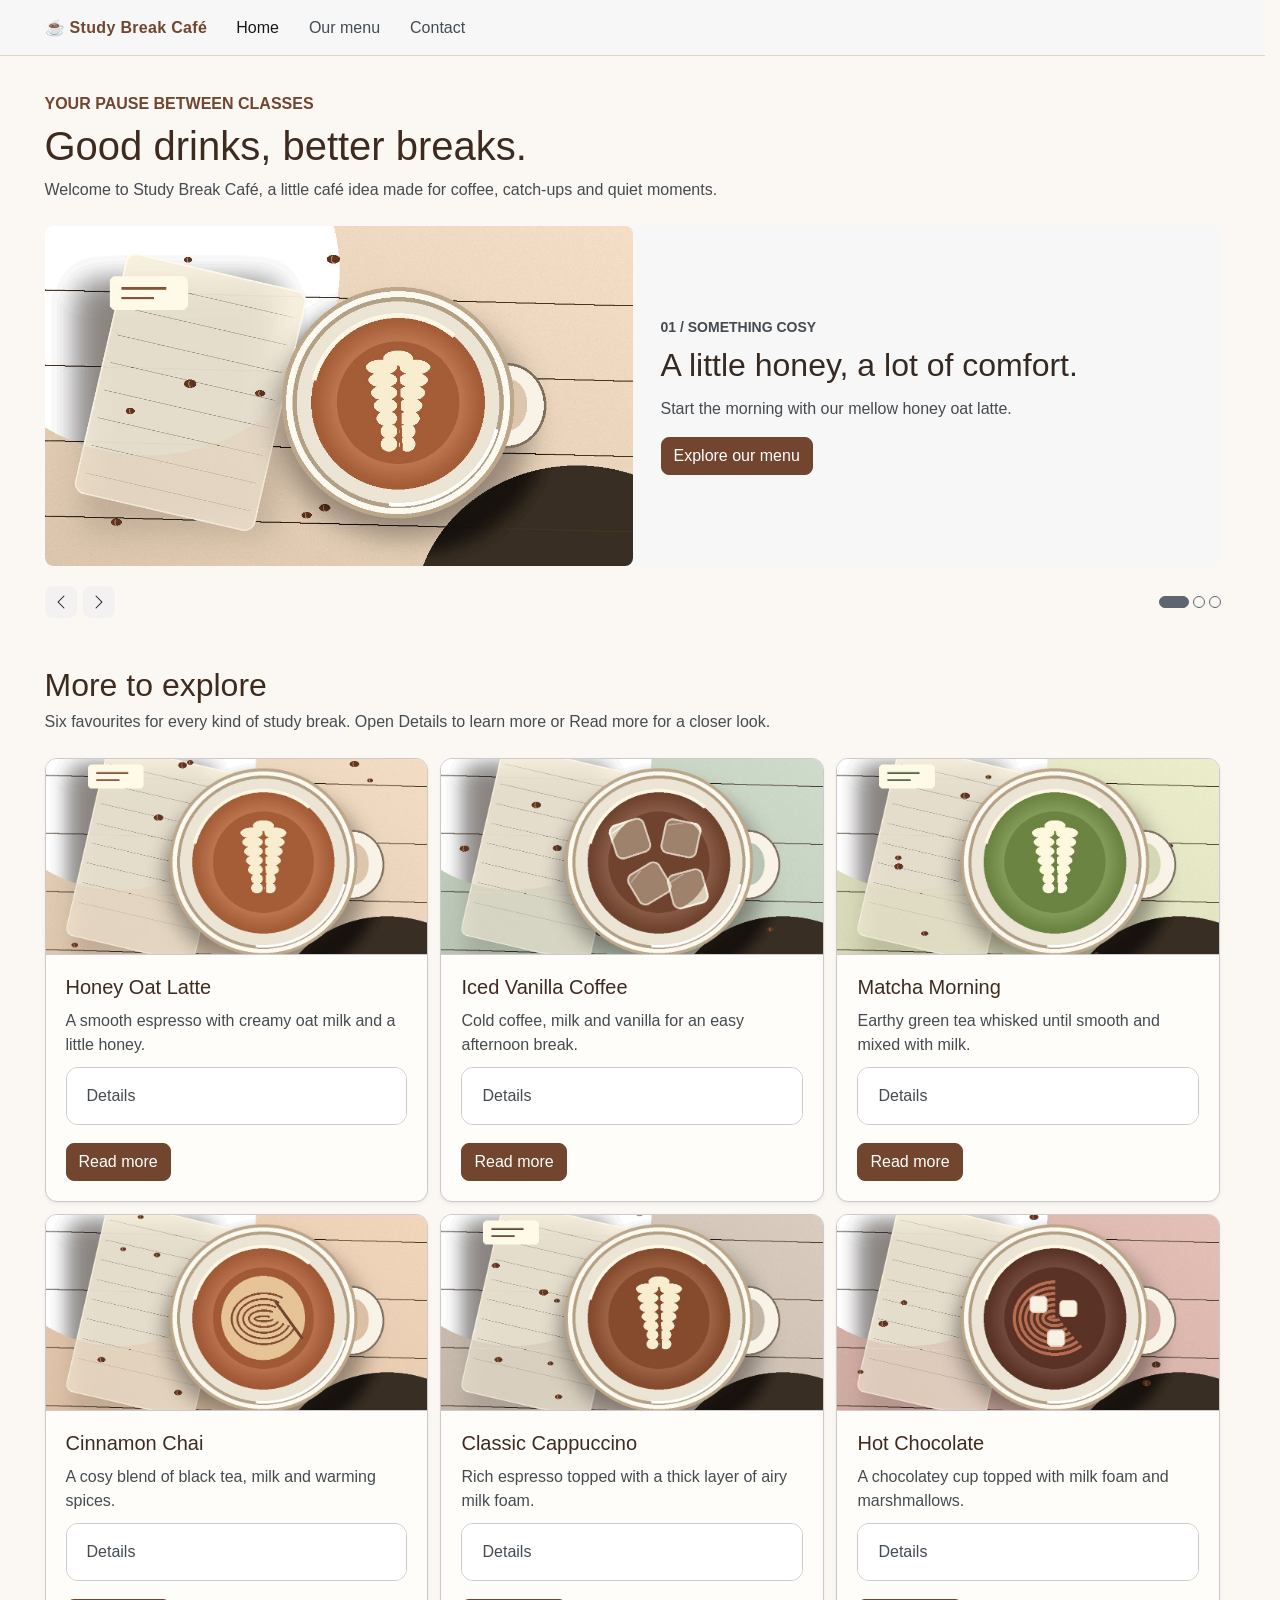
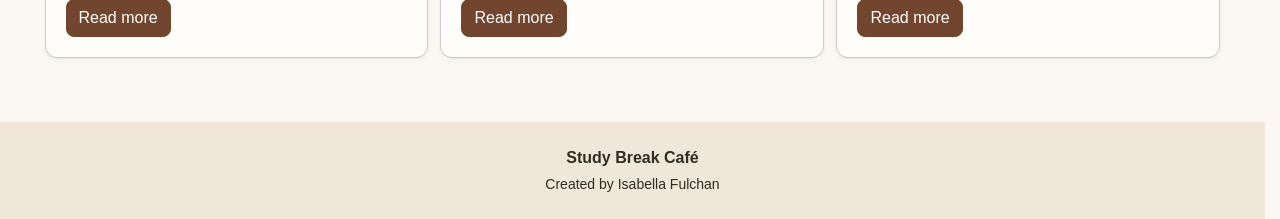
<file: index.html>
<!doctype html>
<html lang="en">
<head>
  <meta charset="utf-8">
  <meta name="viewport" content="width=device-width, initial-scale=1">
  <title>Study Break Café | Home</title>
  <link rel="stylesheet" href="css/bootstrap.min.css">
  <link rel="stylesheet" href="css/style.css">
</head>
<body>
<nav class="navbar md:navbar-expand bg-1" aria-label="Main navigation">
  <div class="container">
    <a class="navbar-brand site-brand" href="index.html">&#9749; Study Break Café</a>
    <button class="btn-icon navbar-toggler" type="button" data-bs-toggle="drawer" data-bs-target="#mainMenu" aria-controls="mainMenu" aria-expanded="false" aria-label="Open navigation menu">
      <span class="navbar-toggler-icon" aria-hidden="true"></span>
    </button>
    <dialog class="drawer drawer-end" id="mainMenu" tabindex="-1" aria-labelledby="mainMenuLabel">
      <div class="drawer-header">
        <p class="drawer-title h5" id="mainMenuLabel">Site menu</p>
        <button class="btn-close" type="button" data-bs-dismiss="drawer" aria-label="Close menu"></button>
      </div>
      <div class="drawer-body">
        <ul class="navbar-nav">
          <li class="nav-item"><a class="nav-link active" aria-current="page" href="index.html">Home</a></li>
          <li class="nav-item"><a class="nav-link" href="index.html#more">Our menu</a></li>
          <li class="nav-item"><a class="nav-link "  href="contact.html">Contact</a></li>
        </ul>
      </div>
    </dialog>
  </div>
</nav><main>
  <section class="container pt-10 pb-6" aria-labelledby="homeHeading">
    <p class="fw-bold eyebrow mb-2">YOUR PAUSE BETWEEN CLASSES</p>
    <h1 id="homeHeading" class="mb-3">Good drinks, better breaks.</h1>
    <p class="fg-2 mb-7">Welcome to Study Break Café, a little café idea made for coffee, catch-ups and quiet moments.</p>
    <div id="featuredDrinks" class="carousel slide" aria-label="Featured café drinks">
      <div class="carousel-inner rounded-5">
      <div class="carousel-item active">
        <div class="row g-0 align-items-center bg-1 rounded-5">
          <div class="col-12 md:col-6">
            <img src="images/featured-1.jpg" class="d-block w-100 rounded-5 hero-photo" width="1100" height="640" alt="A warm oat milk latte topped with delicate milk art in a cream cup">
          </div>
          <div class="col-12 md:col-6 p-8">
            <p class="small fw-bold fg-2 mb-3">01 / SOMETHING COSY</p>
            <p class="h2 mb-4">A little honey, a lot of comfort.</p>
            <p class="fg-2 mb-5">Start the morning with our mellow honey oat latte.</p>
            <a class="btn-solid theme-primary" href="#more">Explore our menu</a>
          </div>
        </div>
      </div>
      <div class="carousel-item ">
        <div class="row g-0 align-items-center bg-1 rounded-5">
          <div class="col-12 md:col-6">
            <img src="images/featured-2.jpg" class="d-block w-100 rounded-5 hero-photo" width="1100" height="640" alt="A vivid green matcha drink in a white cup beside a linen napkin">
          </div>
          <div class="col-12 md:col-6 p-8">
            <p class="small fw-bold fg-2 mb-3">02 / SOMETHING GREEN</p>
            <p class="h2 mb-4">Meet your new matcha mood.</p>
            <p class="fg-2 mb-5">A smooth, earthy tea break that feels like a fresh start.</p>
            <a class="btn-solid theme-primary" href="#more">Explore our menu</a>
          </div>
        </div>
      </div>
      <div class="carousel-item ">
        <div class="row g-0 align-items-center bg-1 rounded-5">
          <div class="col-12 md:col-6">
            <img src="images/featured-3.jpg" class="d-block w-100 rounded-5 hero-photo" width="1100" height="640" alt="An overhead view of an iced coffee with translucent ice cubes in a cream cup">
          </div>
          <div class="col-12 md:col-6 p-8">
            <p class="small fw-bold fg-2 mb-3">03 / SOMETHING COOL</p>
            <p class="h2 mb-4">Take your coffee on ice.</p>
            <p class="fg-2 mb-5">A chilled vanilla coffee for long afternoons and sunny days.</p>
            <a class="btn-solid theme-primary" href="#more">Explore our menu</a>
          </div>
        </div>
      </div>
      </div>
      <div class="d-flex justify-content-between align-items-center mt-3">
        <div class="d-flex gap-2">
          <button class="btn-icon btn-sm" type="button" data-bs-target="#featuredDrinks" data-bs-slide="prev" aria-label="Previous slide">
            <span class="carousel-icon-prev" aria-hidden="true"></span>
          </button>
          <button class="btn-icon btn-sm" type="button" data-bs-target="#featuredDrinks" data-bs-slide="next" aria-label="Next slide">
            <span class="carousel-icon-next" aria-hidden="true"></span>
          </button>
        </div>
        <div class="carousel-indicators" aria-label="Choose a slide">
          <button class="active" type="button" data-bs-target="#featuredDrinks" data-bs-slide-to="0" aria-current="true" aria-label="Show slide 1"></button>
          <button type="button" data-bs-target="#featuredDrinks" data-bs-slide-to="1" aria-label="Show slide 2"></button>
          <button type="button" data-bs-target="#featuredDrinks" data-bs-slide-to="2" aria-label="Show slide 3"></button>
        </div>
      </div>
    </div>
  </section>
  <section class="container py-8" id="more" aria-labelledby="moreHeading">
    <h2 id="moreHeading" class="mb-2">More to explore</h2>
    <p class="fg-2 mb-7">Six favourites for every kind of study break. Open Details to learn more or Read more for a closer look.</p>
    <div class="row g-4">
      <div class="col-12 md:col-6 lg:col-4">
        <article class="card h-100 shadow-sm">
          <img src="images/honey-oat-latte.jpg" class="card-img-top card-photo" width="1000" height="690" alt="Overhead illustration of a creamy brown latte with a white leaf of milk foam">
          <div class="card-body">
            <h3 class="h4 card-title">Honey Oat Latte</h3>
            <p class="card-text fg-2">A smooth espresso with creamy oat milk and a little honey.</p>
            <div class="accordion mb-3">
              <details class="accordion-item">
                <summary class="accordion-header">Details</summary>
                <div class="accordion-body">A mellow pick-me-up for a busy morning. The honey adds a gentle sweetness without hiding the coffee flavour.</div>
              </details>
            </div>
            <button class="btn-solid theme-primary mt-auto" type="button" data-bs-toggle="dialog" data-bs-target="#drinkDialog1" aria-controls="drinkDialog1">Read more</button>
          </div>
          <dialog class="dialog" id="drinkDialog1" aria-labelledby="drinkDialog1Title">
            <div class="dialog-header">
              <h4 class="dialog-title" id="drinkDialog1Title">Honey Oat Latte</h4>
              <button class="btn-close" type="button" data-bs-dismiss="dialog" aria-label="Close details for Honey Oat Latte"></button>
            </div>
            <div class="dialog-body">
              <p>If you like a warm, lightly sweet coffee, this is a great place to start. Oat milk gives it a soft, creamy finish.</p>
            </div>
            <div class="dialog-footer">
              <button class="btn-solid theme-secondary" type="button" data-bs-dismiss="dialog">Close</button>
            </div>
          </dialog>
        </article>
      </div>
      <div class="col-12 md:col-6 lg:col-4">
        <article class="card h-100 shadow-sm">
          <img src="images/iced-vanilla-coffee.jpg" class="card-img-top card-photo" width="1000" height="690" alt="Overhead illustration of iced coffee with several translucent ice cubes">
          <div class="card-body">
            <h3 class="h4 card-title">Iced Vanilla Coffee</h3>
            <p class="card-text fg-2">Cold coffee, milk and vanilla for an easy afternoon break.</p>
            <div class="accordion mb-3">
              <details class="accordion-item">
                <summary class="accordion-header">Details</summary>
                <div class="accordion-body">This one is chilled and refreshing. A touch of vanilla makes the coffee taste a little sweeter and softer.</div>
              </details>
            </div>
            <button class="btn-solid theme-primary mt-auto" type="button" data-bs-toggle="dialog" data-bs-target="#drinkDialog2" aria-controls="drinkDialog2">Read more</button>
          </div>
          <dialog class="dialog" id="drinkDialog2" aria-labelledby="drinkDialog2Title">
            <div class="dialog-header">
              <h4 class="dialog-title" id="drinkDialog2Title">Iced Vanilla Coffee</h4>
              <button class="btn-close" type="button" data-bs-dismiss="dialog" aria-label="Close details for Iced Vanilla Coffee"></button>
            </div>
            <div class="dialog-body">
              <p>Try this when you want coffee without the heat. The ice keeps it crisp, while vanilla rounds out the flavour.</p>
            </div>
            <div class="dialog-footer">
              <button class="btn-solid theme-secondary" type="button" data-bs-dismiss="dialog">Close</button>
            </div>
          </dialog>
        </article>
      </div>
      <div class="col-12 md:col-6 lg:col-4">
        <article class="card h-100 shadow-sm">
          <img src="images/matcha-morning.jpg" class="card-img-top card-photo" width="1000" height="690" alt="Overhead illustration of a green matcha latte with white milk foam art">
          <div class="card-body">
            <h3 class="h4 card-title">Matcha Morning</h3>
            <p class="card-text fg-2">Earthy green tea whisked until smooth and mixed with milk.</p>
            <div class="accordion mb-3">
              <details class="accordion-item">
                <summary class="accordion-header">Details</summary>
                <div class="accordion-body">Matcha has a slightly grassy taste and a lovely green colour. It is a nice change from an espresso-based drink.</div>
              </details>
            </div>
            <button class="btn-solid theme-primary mt-auto" type="button" data-bs-toggle="dialog" data-bs-target="#drinkDialog3" aria-controls="drinkDialog3">Read more</button>
          </div>
          <dialog class="dialog" id="drinkDialog3" aria-labelledby="drinkDialog3Title">
            <div class="dialog-header">
              <h4 class="dialog-title" id="drinkDialog3Title">Matcha Morning</h4>
              <button class="btn-close" type="button" data-bs-dismiss="dialog" aria-label="Close details for Matcha Morning"></button>
            </div>
            <div class="dialog-body">
              <p>This is for anyone who enjoys tea more than coffee. The creamy milk makes the matcha gentler and easy to sip.</p>
            </div>
            <div class="dialog-footer">
              <button class="btn-solid theme-secondary" type="button" data-bs-dismiss="dialog">Close</button>
            </div>
          </dialog>
        </article>
      </div>
      <div class="col-12 md:col-6 lg:col-4">
        <article class="card h-100 shadow-sm">
          <img src="images/cinnamon-chai.jpg" class="card-img-top card-photo" width="1000" height="690" alt="Illustration of a tan chai drink with a cinnamon swirl on top">
          <div class="card-body">
            <h3 class="h4 card-title">Cinnamon Chai</h3>
            <p class="card-text fg-2">A cosy blend of black tea, milk and warming spices.</p>
            <div class="accordion mb-3">
              <details class="accordion-item">
                <summary class="accordion-header">Details</summary>
                <div class="accordion-body">Cinnamon and cardamom give chai its warm flavour. It is especially good on a chilly day between classes.</div>
              </details>
            </div>
            <button class="btn-solid theme-primary mt-auto" type="button" data-bs-toggle="dialog" data-bs-target="#drinkDialog4" aria-controls="drinkDialog4">Read more</button>
          </div>
          <dialog class="dialog" id="drinkDialog4" aria-labelledby="drinkDialog4Title">
            <div class="dialog-header">
              <h4 class="dialog-title" id="drinkDialog4Title">Cinnamon Chai</h4>
              <button class="btn-close" type="button" data-bs-dismiss="dialog" aria-label="Close details for Cinnamon Chai"></button>
            </div>
            <div class="dialog-body">
              <p>Choose this if you like fragrant, spiced drinks. It is comforting, aromatic and made for slow afternoons.</p>
            </div>
            <div class="dialog-footer">
              <button class="btn-solid theme-secondary" type="button" data-bs-dismiss="dialog">Close</button>
            </div>
          </dialog>
        </article>
      </div>
      <div class="col-12 md:col-6 lg:col-4">
        <article class="card h-100 shadow-sm">
          <img src="images/classic-cappuccino.jpg" class="card-img-top card-photo" width="1000" height="690" alt="Illustration of a cappuccino in a cream cup with symmetrical white foam art">
          <div class="card-body">
            <h3 class="h4 card-title">Classic Cappuccino</h3>
            <p class="card-text fg-2">Rich espresso topped with a thick layer of airy milk foam.</p>
            <div class="accordion mb-3">
              <details class="accordion-item">
                <summary class="accordion-header">Details</summary>
                <div class="accordion-body">A cappuccino has a stronger coffee flavour than a latte, balanced with warm milk and a generous cap of foam.</div>
              </details>
            </div>
            <button class="btn-solid theme-primary mt-auto" type="button" data-bs-toggle="dialog" data-bs-target="#drinkDialog5" aria-controls="drinkDialog5">Read more</button>
          </div>
          <dialog class="dialog" id="drinkDialog5" aria-labelledby="drinkDialog5Title">
            <div class="dialog-header">
              <h4 class="dialog-title" id="drinkDialog5Title">Classic Cappuccino</h4>
              <button class="btn-close" type="button" data-bs-dismiss="dialog" aria-label="Close details for Classic Cappuccino"></button>
            </div>
            <div class="dialog-body">
              <p>A simple café classic. It has enough espresso character to wake you up, with foam to keep each sip light.</p>
            </div>
            <div class="dialog-footer">
              <button class="btn-solid theme-secondary" type="button" data-bs-dismiss="dialog">Close</button>
            </div>
          </dialog>
        </article>
      </div>
      <div class="col-12 md:col-6 lg:col-4">
        <article class="card h-100 shadow-sm">
          <img src="images/hot-chocolate.jpg" class="card-img-top card-photo" width="1000" height="690" alt="Illustration of dark hot chocolate topped with three white marshmallows">
          <div class="card-body">
            <h3 class="h4 card-title">Hot Chocolate</h3>
            <p class="card-text fg-2">A chocolatey cup topped with milk foam and marshmallows.</p>
            <div class="accordion mb-3">
              <details class="accordion-item">
                <summary class="accordion-header">Details</summary>
                <div class="accordion-body">For the days when coffee is not the mood, this drink is all about a smooth, rich chocolate flavour.</div>
              </details>
            </div>
            <button class="btn-solid theme-primary mt-auto" type="button" data-bs-toggle="dialog" data-bs-target="#drinkDialog6" aria-controls="drinkDialog6">Read more</button>
          </div>
          <dialog class="dialog" id="drinkDialog6" aria-labelledby="drinkDialog6Title">
            <div class="dialog-header">
              <h4 class="dialog-title" id="drinkDialog6Title">Hot Chocolate</h4>
              <button class="btn-close" type="button" data-bs-dismiss="dialog" aria-label="Close details for Hot Chocolate"></button>
            </div>
            <div class="dialog-body">
              <p>This is a sweet, caffeine-light alternative to coffee. Perfect for a quiet study break or a chat with friends.</p>
            </div>
            <div class="dialog-footer">
              <button class="btn-solid theme-secondary" type="button" data-bs-dismiss="dialog">Close</button>
            </div>
          </dialog>
        </article>
      </div>
    </div>
  </section>
</main>
<footer class="mt-10 py-7">
  <div class="container text-center">
    <p class="mb-1 fw-bold">Study Break Café</p>
    <p class="small mb-0">Created by Isabella Fulchan</p>
  </div>
</footer>
  <script type="module" src="js/bootstrap.bundle.min.js"></script>
</body>
</html>
</file>
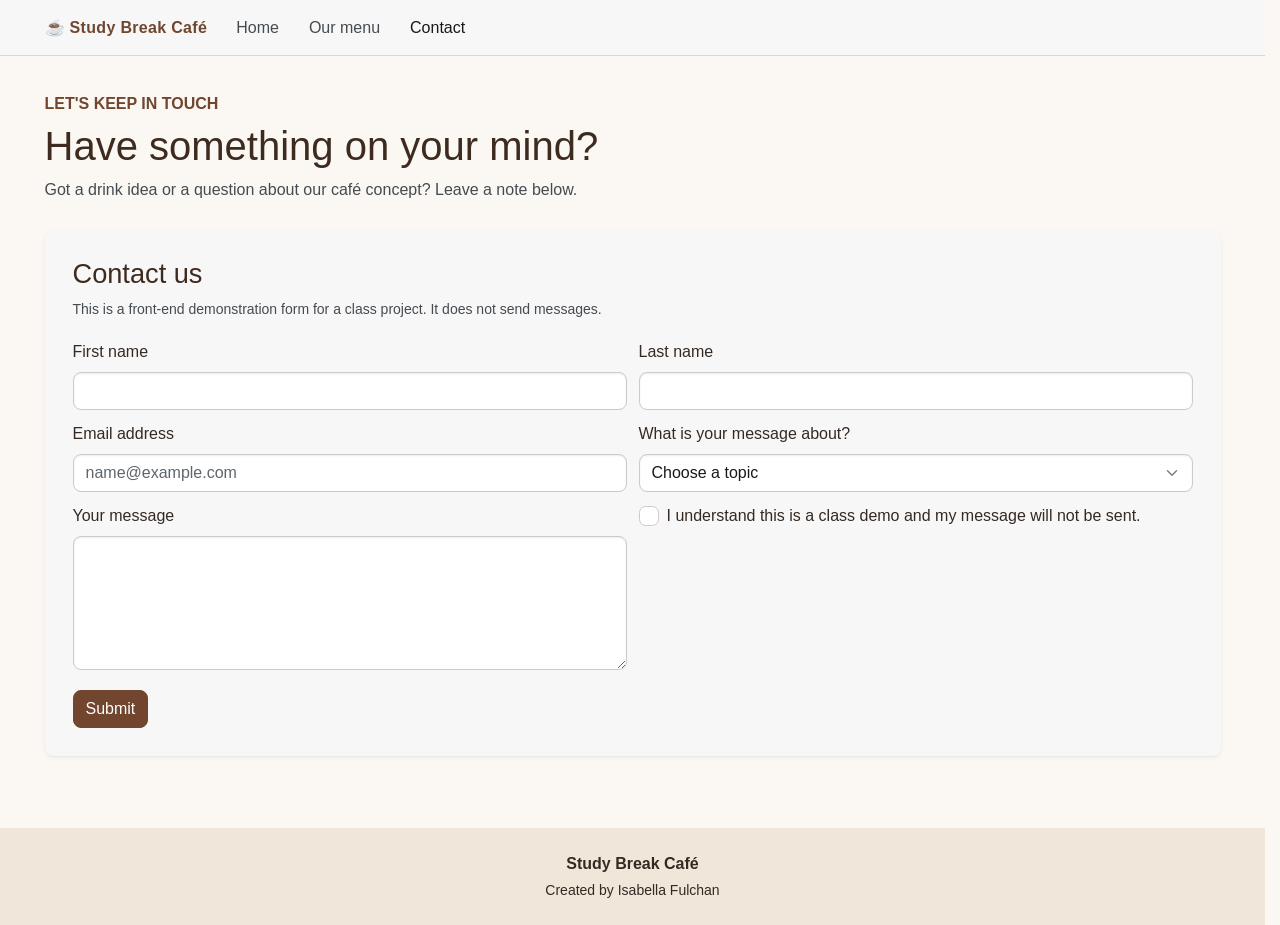
<file: contact.html>
<!doctype html>
<html lang="en">
<head>
  <meta charset="utf-8">
  <meta name="viewport" content="width=device-width, initial-scale=1">
  <title>Study Break Café | Contact</title>
  <link rel="stylesheet" href="css/bootstrap.min.css">
  <link rel="stylesheet" href="css/style.css">
</head>
<body>
<nav class="navbar md:navbar-expand bg-1" aria-label="Main navigation">
  <div class="container">
    <a class="navbar-brand site-brand" href="index.html">&#9749; Study Break Café</a>
    <button class="btn-icon navbar-toggler" type="button" data-bs-toggle="drawer" data-bs-target="#mainMenu" aria-controls="mainMenu" aria-expanded="false" aria-label="Open navigation menu">
      <span class="navbar-toggler-icon" aria-hidden="true"></span>
    </button>
    <dialog class="drawer drawer-end" id="mainMenu" tabindex="-1" aria-labelledby="mainMenuLabel">
      <div class="drawer-header">
        <p class="drawer-title h5" id="mainMenuLabel">Site menu</p>
        <button class="btn-close" type="button" data-bs-dismiss="drawer" aria-label="Close menu"></button>
      </div>
      <div class="drawer-body">
        <ul class="navbar-nav">
          <li class="nav-item"><a class="nav-link "  href="index.html">Home</a></li>
          <li class="nav-item"><a class="nav-link" href="index.html#more">Our menu</a></li>
          <li class="nav-item"><a class="nav-link active" aria-current="page" href="contact.html">Contact</a></li>
        </ul>
      </div>
    </dialog>
  </div>
</nav><main class="container py-10">
  <header class="mb-8">
    <p class="fw-bold eyebrow mb-2">LET'S KEEP IN TOUCH</p>
    <h1 class="mb-3">Have something on your mind?</h1>
    <p class="fg-2">Got a drink idea or a question about our café concept? Leave a note below.</p>
  </header>
  <section class="bg-1 p-8 rounded-5 shadow-sm" aria-labelledby="contactHeading">
    <h2 class="h3 mb-3" id="contactHeading">Contact us</h2>
    <p class="small fg-2 mb-6">This is a front-end demonstration form for a class project. It does not send messages.</p>
    <form id="contact-form" action="#contact-form" method="get">
      <div class="row g-4">
        <div class="col-12 md:col-6">
          <div class="form-field">
            <label for="firstName">First name</label>
            <input class="form-control" type="text" id="firstName" autocomplete="given-name" required>
          </div>
        </div>
        <div class="col-12 md:col-6">
          <div class="form-field">
            <label for="lastName">Last name</label>
            <input class="form-control" type="text" id="lastName" autocomplete="family-name" required>
          </div>
        </div>
        <div class="col-12 md:col-6">
          <div class="form-field">
            <label for="email">Email address</label>
            <input class="form-control" type="email" id="email" placeholder="name@example.com" autocomplete="email" required>
          </div>
        </div>
        <div class="col-12 md:col-6">
          <div class="form-field">
            <label for="topic">What is your message about?</label>
            <select class="form-control" id="topic" required>
              <option value="" selected disabled>Choose a topic</option>
              <option value="menu">Menu question</option>
              <option value="events">Event suggestion</option>
              <option value="feedback">General feedback</option>
            </select>
          </div>
        </div>
        <div class="col-12 md:col-6">
          <div class="form-field">
            <label for="message">Your message</label>
            <textarea class="form-control" id="message" rows="5" required></textarea>
          </div>
        </div>
        <div class="col-12 md:col-6">
          <div class="form-field">
            <input class="check" type="checkbox" id="consent" required>
            <label for="consent">I understand this is a class demo and my message will not be sent.</label>
          </div>
        </div>
      </div>
      <button class="btn-solid theme-primary mt-6" type="submit">Submit</button>
    </form>
  </section>
</main>
<footer class="mt-10 py-7">
  <div class="container text-center">
    <p class="mb-1 fw-bold">Study Break Café</p>
    <p class="small mb-0">Created by Isabella Fulchan</p>
  </div>
</footer>
  <script type="module" src="js/bootstrap.bundle.min.js"></script>
</body>
</html>
</file>
<file: css/style.css>
/* Study Break Cafe colours: loaded after Bootstrap 6. */
:root {
  --bs-primary-base: #71452e;
  --bs-primary-bg: #71452e;
  --bs-primary-fg: #71452e;
  --bs-primary-fg-emphasis: #47291b;
  --bs-primary-bg-subtle: #f4e9dd;
  --bs-primary-bg-muted: #e8d2be;
  --bs-primary-border: #ba977d;
  --bs-primary-focus-ring: #9b694b;
  --bs-primary-contrast: #ffffff;
}
body { background-color: #fbf8f3; color: #342a23; }
h1, h2, h3 { color: #3e2b20; }
.eyebrow { color: #71452e; }
.site-brand { color: #70462e; font-weight: 700; letter-spacing: .02em; }
.hero-photo { height: 340px; object-fit: cover; }
.card-photo { height: 195px; object-fit: cover; }
.card { --bs-card-bg: #fffdf9; }
footer { background-color: #f1e6da; }
.navbar { border-bottom: 1px solid #e3d5c6; }
</file>
